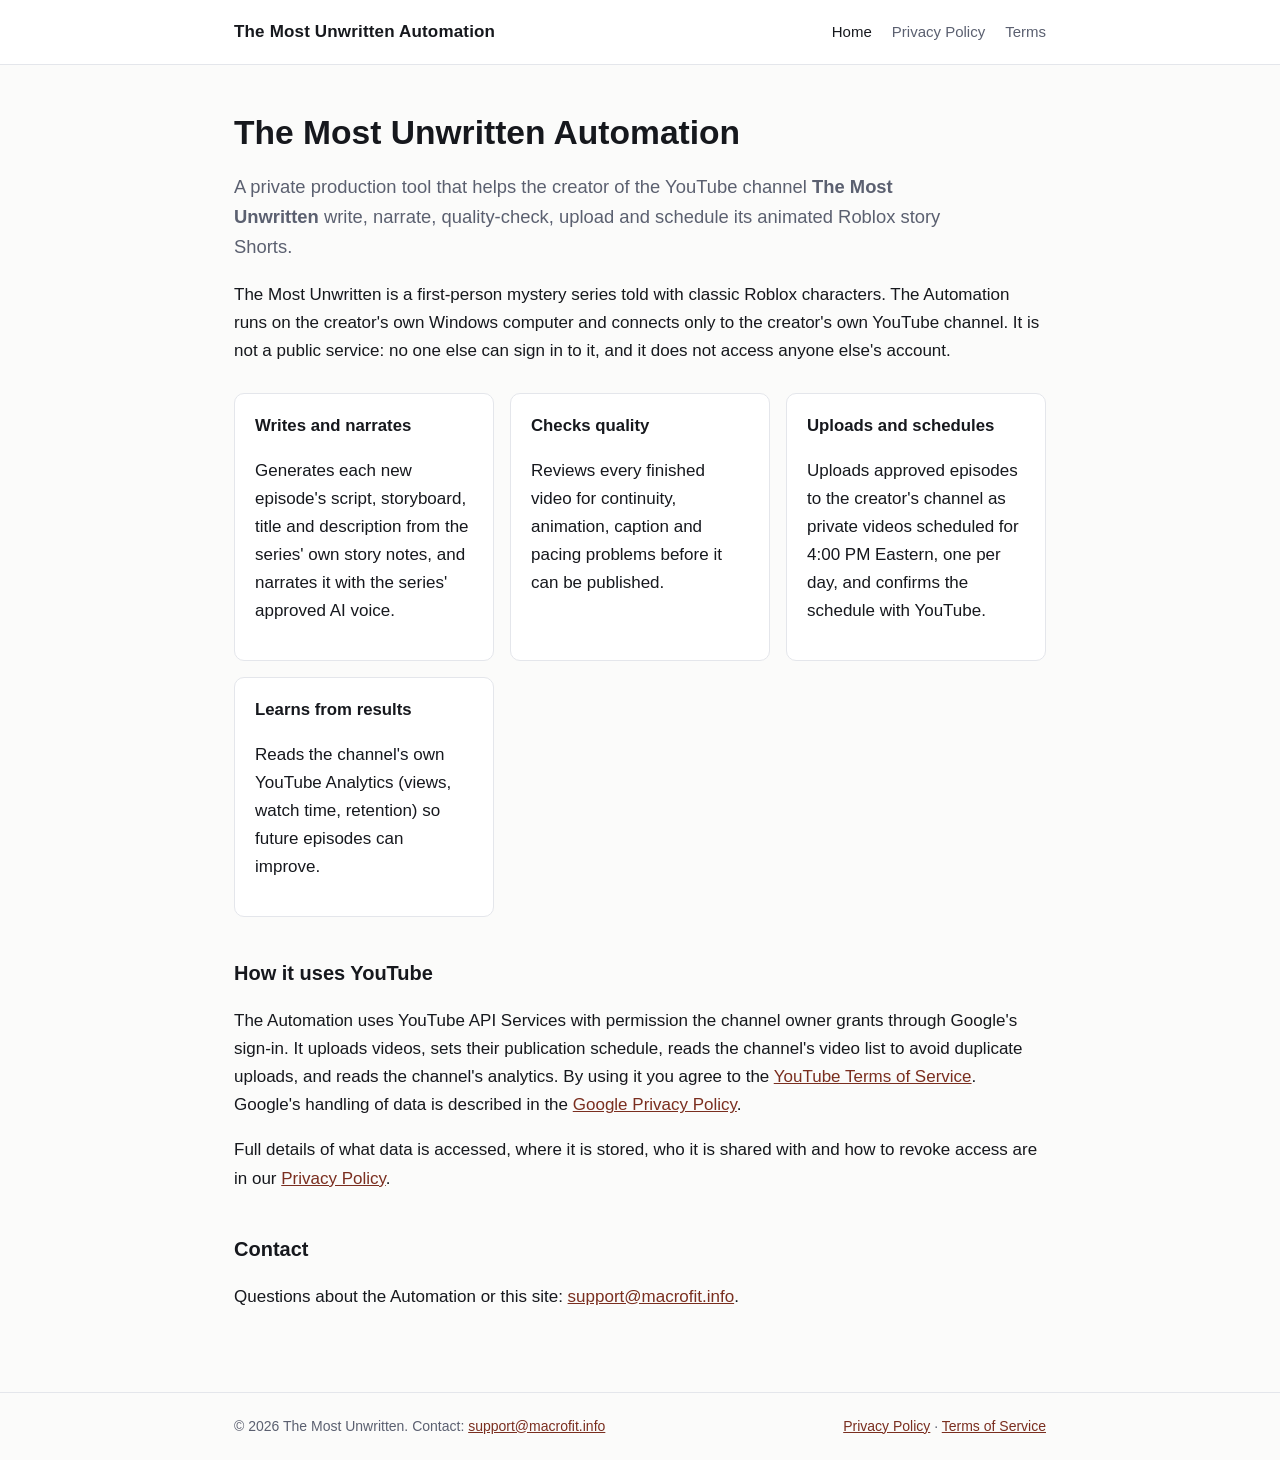
<file: index.html>
<!DOCTYPE html>
<html lang="en"><head><meta charset="utf-8"><meta name="viewport" content="width=device-width,initial-scale=1"><title>The Most Unwritten Automation</title><meta name="description" content="Private production and publishing tool for The Most Unwritten YouTube channel."><link rel="stylesheet" href="/style.css"><!--GSV--></head><body>
<header><div class="bar"><a class="brand" href="/">The Most Unwritten Automation</a><nav><a href="/" aria-current="page">Home</a><a href="/privacy.html">Privacy Policy</a><a href="/terms.html">Terms</a></nav></div></header>
<main>
<h1>The Most Unwritten Automation</h1>
<p class="lede">A private production tool that helps the creator of the YouTube channel <strong>The Most Unwritten</strong> write, narrate, quality-check, upload and schedule its animated Roblox story Shorts.</p>
<p>The Most Unwritten is a first-person mystery series told with classic Roblox characters. The Automation runs on the creator's own Windows computer and connects only to the creator's own YouTube channel. It is not a public service: no one else can sign in to it, and it does not access anyone else's account.</p>
<div class="grid">
<div class="card"><h3>Writes and narrates</h3><p>Generates each new episode's script, storyboard, title and description from the series' own story notes, and narrates it with the series' approved AI voice.</p></div>
<div class="card"><h3>Checks quality</h3><p>Reviews every finished video for continuity, animation, caption and pacing problems before it can be published.</p></div>
<div class="card"><h3>Uploads and schedules</h3><p>Uploads approved episodes to the creator's channel as private videos scheduled for 4:00 PM Eastern, one per day, and confirms the schedule with YouTube.</p></div>
<div class="card"><h3>Learns from results</h3><p>Reads the channel's own YouTube Analytics (views, watch time, retention) so future episodes can improve.</p></div>
</div>
<h2>How it uses YouTube</h2>
<p>The Automation uses YouTube API Services with permission the channel owner grants through Google's sign-in. It uploads videos, sets their publication schedule, reads the channel's video list to avoid duplicate uploads, and reads the channel's analytics. By using it you agree to the <a href="https://www.youtube.com/t/terms">YouTube Terms of Service</a>. Google's handling of data is described in the <a href="https://policies.google.com/privacy">Google Privacy Policy</a>.</p>
<p>Full details of what data is accessed, where it is stored, who it is shared with and how to revoke access are in our <a href="/privacy.html">Privacy Policy</a>.</p>
<h2>Contact</h2>
<p>Questions about the Automation or this site: <a href="mailto:support@macrofit.info">support@macrofit.info</a>.</p>

</main>
<footer><div class="bar"><span>&copy; 2026 The Most Unwritten. Contact: <a href="mailto:support@macrofit.info">support@macrofit.info</a></span><span><a href="/privacy.html">Privacy Policy</a> &middot; <a href="/terms.html">Terms of Service</a></span></div></footer>
</body></html>
</file>
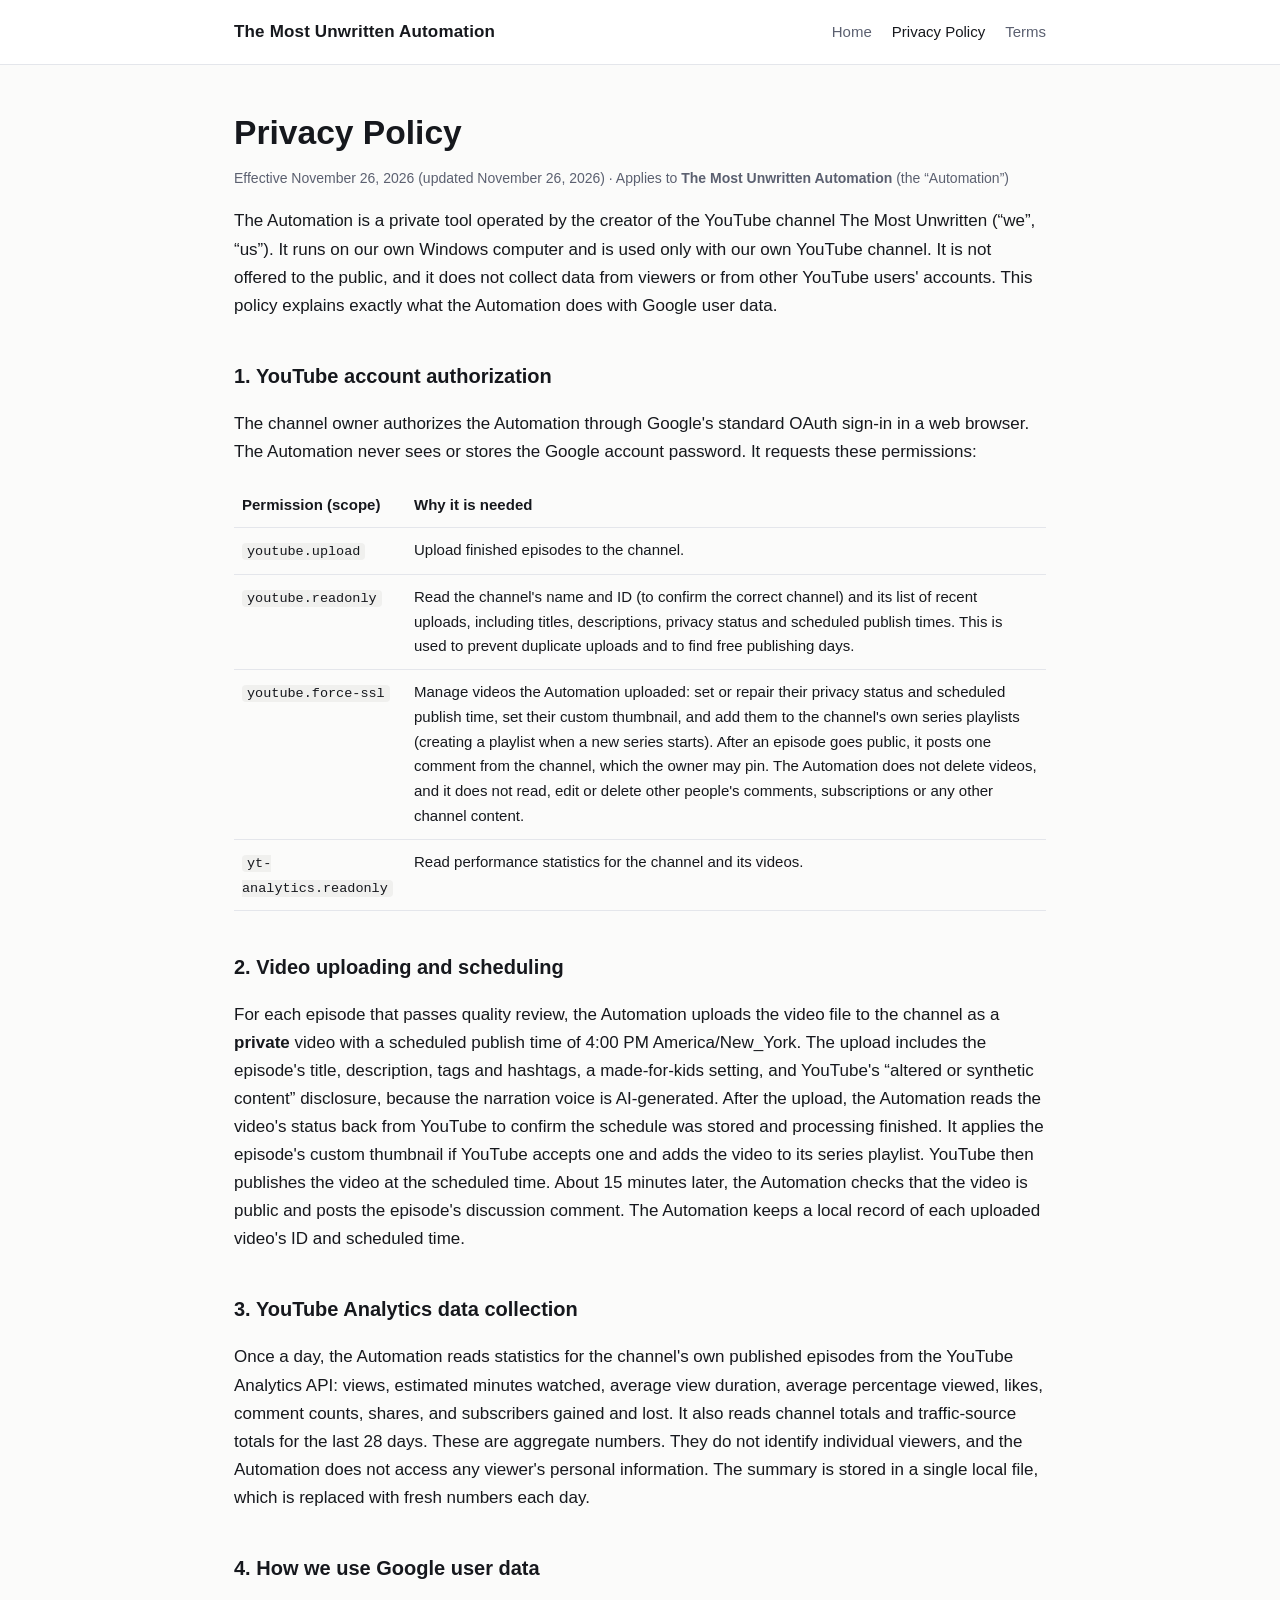
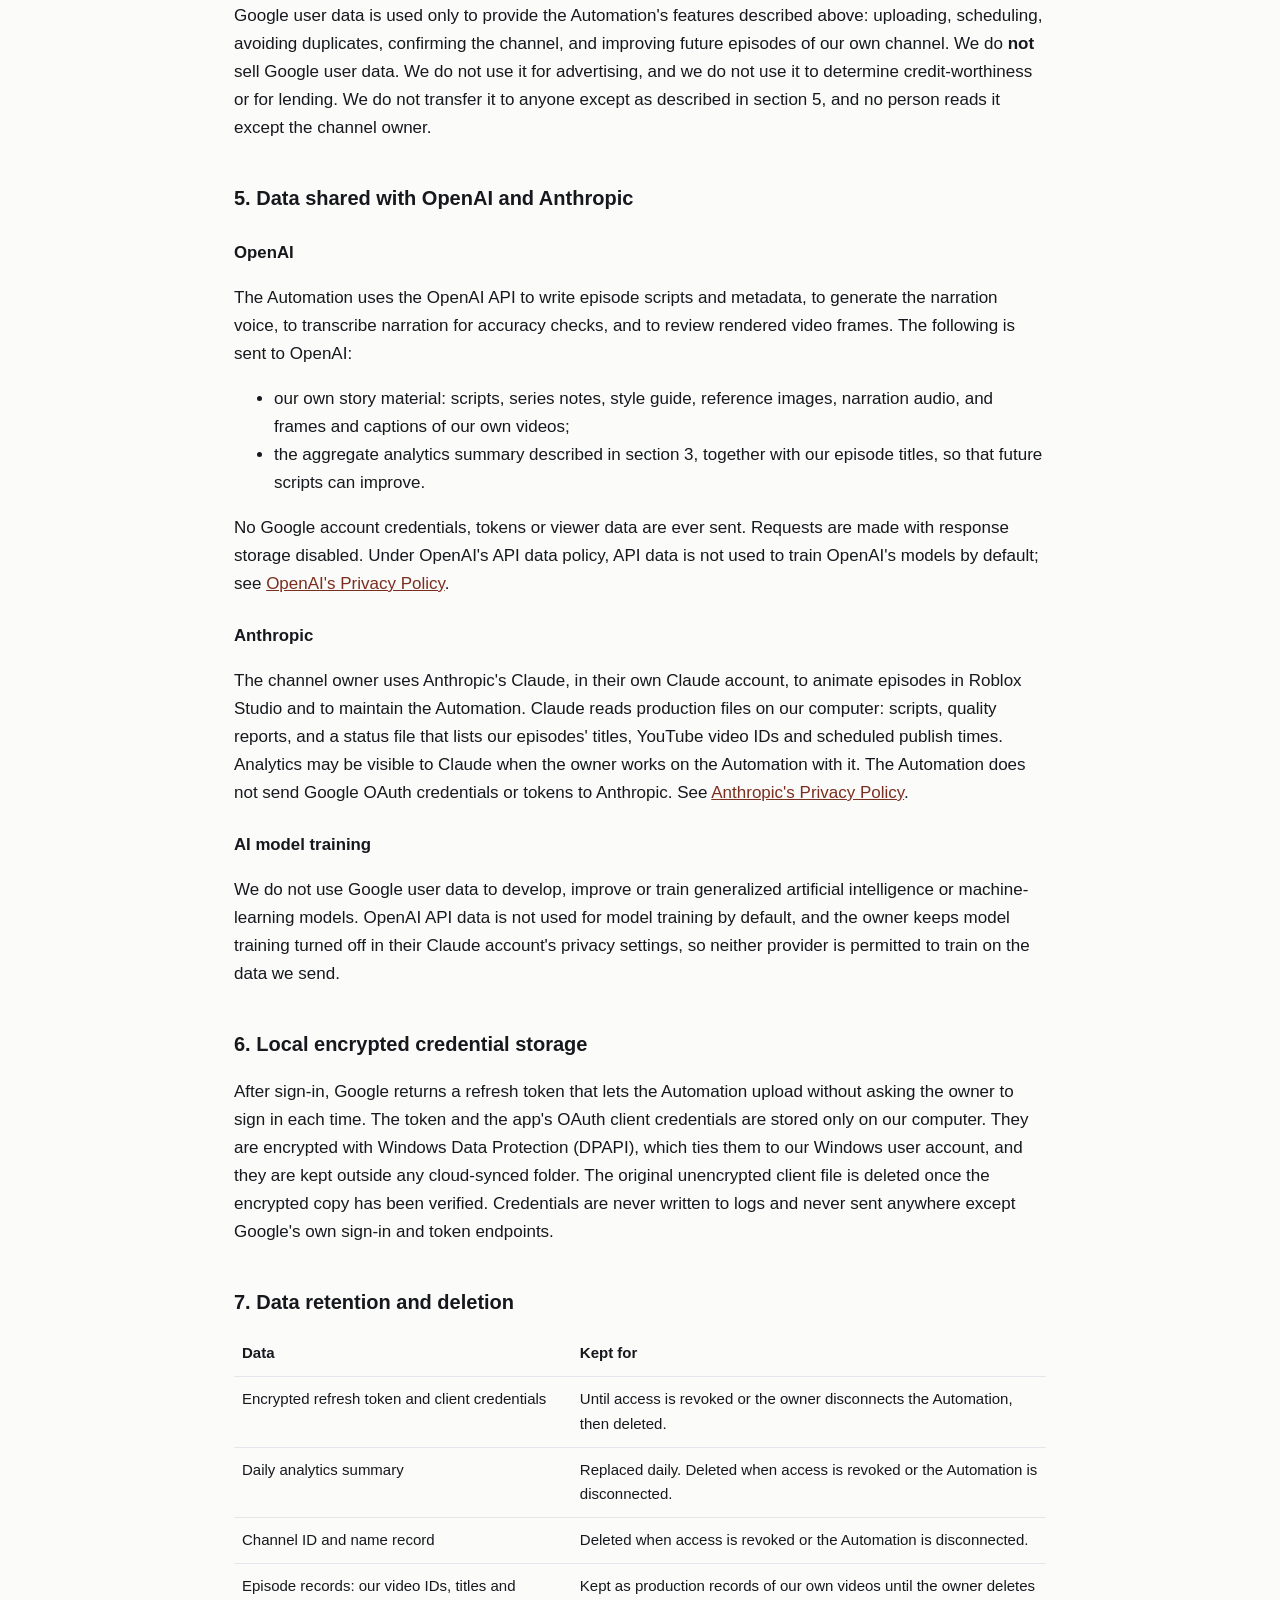
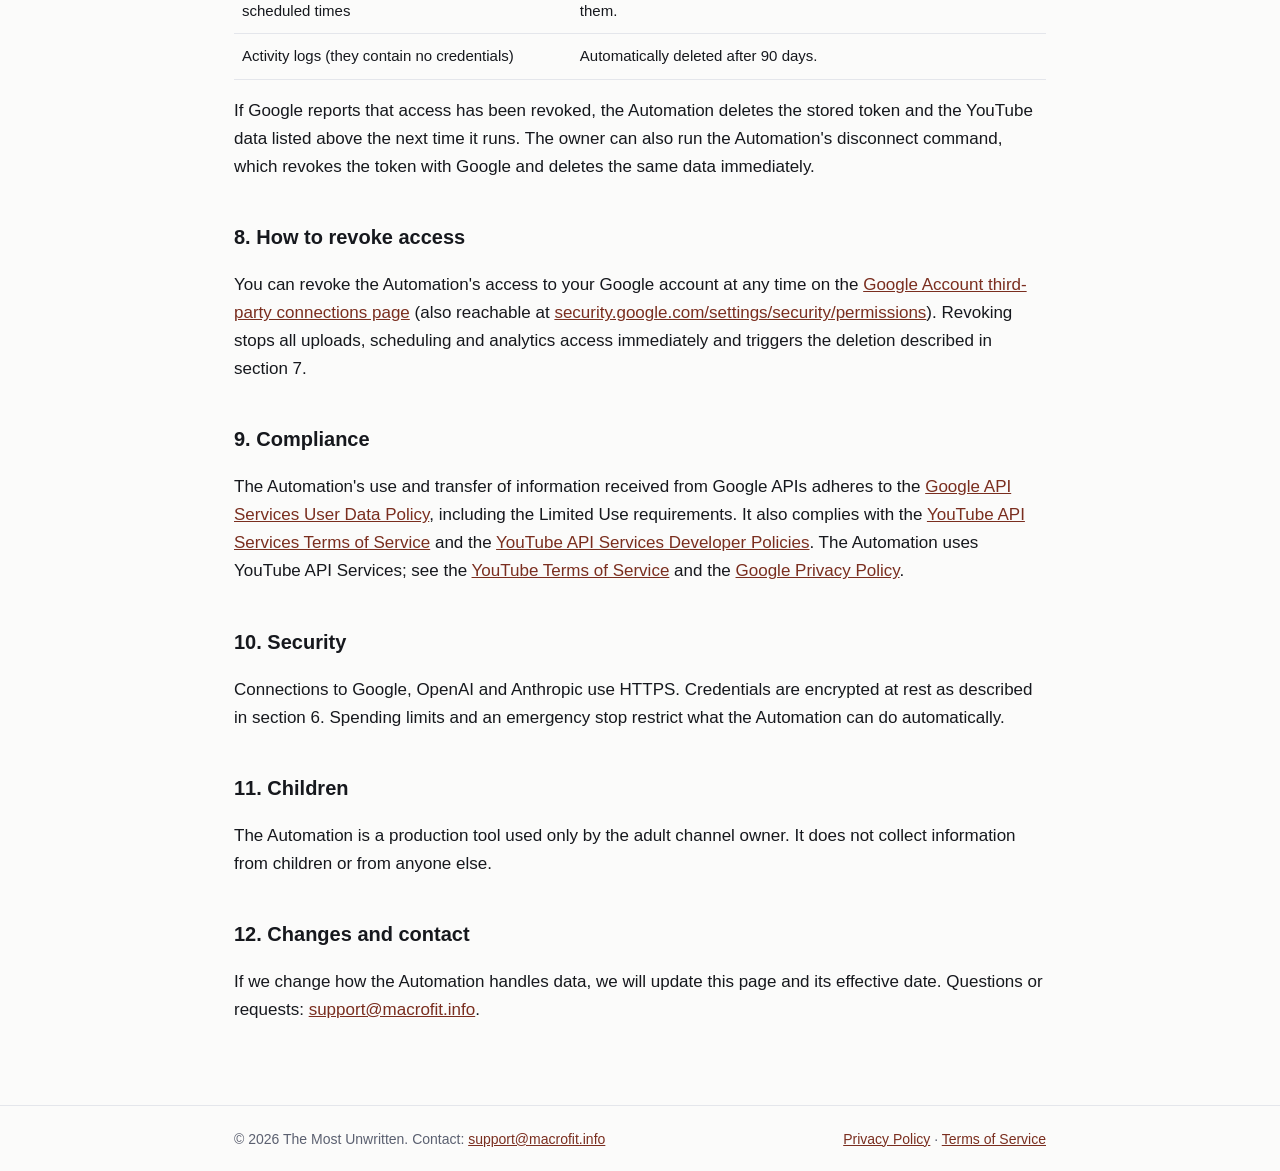
<file: privacy.html>
<!DOCTYPE html>
<html lang="en"><head><meta charset="utf-8"><meta name="viewport" content="width=device-width,initial-scale=1"><title>Privacy Policy | The Most Unwritten Automation</title><meta name="description" content="How The Most Unwritten Automation accesses, uses, stores, shares and deletes Google and YouTube user data."><link rel="stylesheet" href="/style.css"><!--GSV--></head><body>
<header><div class="bar"><a class="brand" href="/">The Most Unwritten Automation</a><nav><a href="/">Home</a><a href="/privacy.html" aria-current="page">Privacy Policy</a><a href="/terms.html">Terms</a></nav></div></header>
<main>
<h1>Privacy Policy</h1>
<p class="meta">Effective November 26, 2026 (updated November 26, 2026) &middot; Applies to <strong>The Most Unwritten Automation</strong> (the &ldquo;Automation&rdquo;)</p>
<p>The Automation is a private tool operated by the creator of the YouTube channel The Most Unwritten (&ldquo;we&rdquo;, &ldquo;us&rdquo;). It runs on our own Windows computer and is used only with our own YouTube channel. It is not offered to the public, and it does not collect data from viewers or from other YouTube users' accounts. This policy explains exactly what the Automation does with Google user data.</p>

<h2>1. YouTube account authorization</h2>
<p>The channel owner authorizes the Automation through Google's standard OAuth sign-in in a web browser. The Automation never sees or stores the Google account password. It requests these permissions:</p>
<table>
<tr><th>Permission (scope)</th><th>Why it is needed</th></tr>
<tr><td><code>youtube.upload</code></td><td>Upload finished episodes to the channel.</td></tr>
<tr><td><code>youtube.readonly</code></td><td>Read the channel's name and ID (to confirm the correct channel) and its list of recent uploads, including titles, descriptions, privacy status and scheduled publish times. This is used to prevent duplicate uploads and to find free publishing days.</td></tr>
<tr><td><code>youtube.force-ssl</code></td><td>Manage videos the Automation uploaded: set or repair their privacy status and scheduled publish time, set their custom thumbnail, and add them to the channel's own series playlists (creating a playlist when a new series starts). After an episode goes public, it posts one comment from the channel, which the owner may pin. The Automation does not delete videos, and it does not read, edit or delete other people's comments, subscriptions or any other channel content.</td></tr>
<tr><td><code>yt-analytics.readonly</code></td><td>Read performance statistics for the channel and its videos.</td></tr>
</table>

<h2>2. Video uploading and scheduling</h2>
<p>For each episode that passes quality review, the Automation uploads the video file to the channel as a <strong>private</strong> video with a scheduled publish time of 4:00 PM America/New_York. The upload includes the episode's title, description, tags and hashtags, a made-for-kids setting, and YouTube's &ldquo;altered or synthetic content&rdquo; disclosure, because the narration voice is AI-generated. After the upload, the Automation reads the video's status back from YouTube to confirm the schedule was stored and processing finished. It applies the episode's custom thumbnail if YouTube accepts one and adds the video to its series playlist. YouTube then publishes the video at the scheduled time. About 15 minutes later, the Automation checks that the video is public and posts the episode's discussion comment. The Automation keeps a local record of each uploaded video's ID and scheduled time.</p>

<h2>3. YouTube Analytics data collection</h2>
<p>Once a day, the Automation reads statistics for the channel's own published episodes from the YouTube Analytics API: views, estimated minutes watched, average view duration, average percentage viewed, likes, comment counts, shares, and subscribers gained and lost. It also reads channel totals and traffic-source totals for the last 28 days. These are aggregate numbers. They do not identify individual viewers, and the Automation does not access any viewer's personal information. The summary is stored in a single local file, which is replaced with fresh numbers each day.</p>

<h2>4. How we use Google user data</h2>
<p>Google user data is used only to provide the Automation's features described above: uploading, scheduling, avoiding duplicates, confirming the channel, and improving future episodes of our own channel. We do <strong>not</strong> sell Google user data. We do not use it for advertising, and we do not use it to determine credit-worthiness or for lending. We do not transfer it to anyone except as described in section 5, and no person reads it except the channel owner.</p>

<h2>5. Data shared with OpenAI and Anthropic</h2>
<h3>OpenAI</h3>
<p>The Automation uses the OpenAI API to write episode scripts and metadata, to generate the narration voice, to transcribe narration for accuracy checks, and to review rendered video frames. The following is sent to OpenAI:</p>
<ul>
<li>our own story material: scripts, series notes, style guide, reference images, narration audio, and frames and captions of our own videos;</li>
<li>the aggregate analytics summary described in section 3, together with our episode titles, so that future scripts can improve.</li>
</ul>
<p>No Google account credentials, tokens or viewer data are ever sent. Requests are made with response storage disabled. Under OpenAI's API data policy, API data is not used to train OpenAI's models by default; see <a href="https://openai.com/policies/privacy-policy">OpenAI's Privacy Policy</a>.</p>
<h3>Anthropic</h3>
<p>The channel owner uses Anthropic's Claude, in their own Claude account, to animate episodes in Roblox Studio and to maintain the Automation. Claude reads production files on our computer: scripts, quality reports, and a status file that lists our episodes' titles, YouTube video IDs and scheduled publish times. Analytics may be visible to Claude when the owner works on the Automation with it. The Automation does not send Google OAuth credentials or tokens to Anthropic. See <a href="https://www.anthropic.com/legal/privacy">Anthropic's Privacy Policy</a>.</p>
<h3>AI model training</h3>
<p>We do not use Google user data to develop, improve or train generalized artificial intelligence or machine-learning models. OpenAI API data is not used for model training by default, and the owner keeps model training turned off in their Claude account's privacy settings, so neither provider is permitted to train on the data we send.</p>

<h2>6. Local encrypted credential storage</h2>
<p>After sign-in, Google returns a refresh token that lets the Automation upload without asking the owner to sign in each time. The token and the app's OAuth client credentials are stored only on our computer. They are encrypted with Windows Data Protection (DPAPI), which ties them to our Windows user account, and they are kept outside any cloud-synced folder. The original unencrypted client file is deleted once the encrypted copy has been verified. Credentials are never written to logs and never sent anywhere except Google's own sign-in and token endpoints.</p>

<h2>7. Data retention and deletion</h2>
<table>
<tr><th>Data</th><th>Kept for</th></tr>
<tr><td>Encrypted refresh token and client credentials</td><td>Until access is revoked or the owner disconnects the Automation, then deleted.</td></tr>
<tr><td>Daily analytics summary</td><td>Replaced daily. Deleted when access is revoked or the Automation is disconnected.</td></tr>
<tr><td>Channel ID and name record</td><td>Deleted when access is revoked or the Automation is disconnected.</td></tr>
<tr><td>Episode records: our video IDs, titles and scheduled times</td><td>Kept as production records of our own videos until the owner deletes them.</td></tr>
<tr><td>Activity logs (they contain no credentials)</td><td>Automatically deleted after 90 days.</td></tr>
</table>
<p>If Google reports that access has been revoked, the Automation deletes the stored token and the YouTube data listed above the next time it runs. The owner can also run the Automation's disconnect command, which revokes the token with Google and deletes the same data immediately.</p>

<h2>8. How to revoke access</h2>
<p>You can revoke the Automation's access to your Google account at any time on the <a href="https://myaccount.google.com/connections">Google Account third-party connections page</a> (also reachable at <a href="https://security.google.com/settings/security/permissions">security.google.com/settings/security/permissions</a>). Revoking stops all uploads, scheduling and analytics access immediately and triggers the deletion described in section 7.</p>

<h2>9. Compliance</h2>
<p>The Automation's use and transfer of information received from Google APIs adheres to the <a href="https://developers.google.com/terms/api-services-user-data-policy">Google API Services User Data Policy</a>, including the Limited Use requirements. It also complies with the <a href="https://developers.google.com/youtube/terms/api-services-terms-of-service">YouTube API Services Terms of Service</a> and the <a href="https://developers.google.com/youtube/terms/developer-policies">YouTube API Services Developer Policies</a>. The Automation uses YouTube API Services; see the <a href="https://www.youtube.com/t/terms">YouTube Terms of Service</a> and the <a href="https://policies.google.com/privacy">Google Privacy Policy</a>.</p>

<h2>10. Security</h2>
<p>Connections to Google, OpenAI and Anthropic use HTTPS. Credentials are encrypted at rest as described in section 6. Spending limits and an emergency stop restrict what the Automation can do automatically.</p>

<h2>11. Children</h2>
<p>The Automation is a production tool used only by the adult channel owner. It does not collect information from children or from anyone else.</p>

<h2>12. Changes and contact</h2>
<p>If we change how the Automation handles data, we will update this page and its effective date. Questions or requests: <a href="mailto:support@macrofit.info">support@macrofit.info</a>.</p>

</main>
<footer><div class="bar"><span>&copy; 2026 The Most Unwritten. Contact: <a href="mailto:support@macrofit.info">support@macrofit.info</a></span><span><a href="/privacy.html">Privacy Policy</a> &middot; <a href="/terms.html">Terms of Service</a></span></div></footer>
</body></html>
</file>
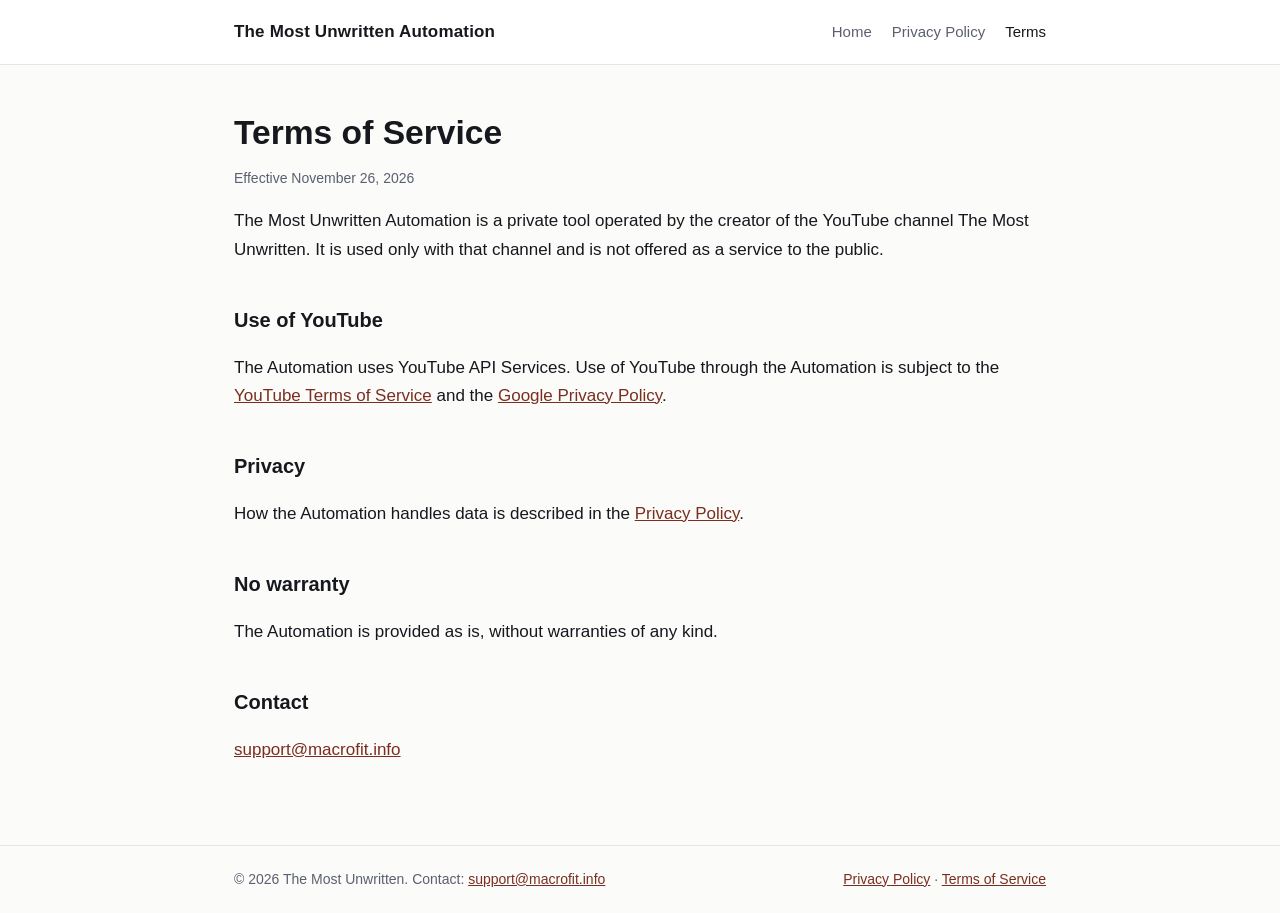
<file: terms.html>
<!DOCTYPE html>
<html lang="en"><head><meta charset="utf-8"><meta name="viewport" content="width=device-width,initial-scale=1"><title>Terms of Service | The Most Unwritten Automation</title><meta name="description" content="Terms of Service for The Most Unwritten Automation."><link rel="stylesheet" href="/style.css"><!--GSV--></head><body>
<header><div class="bar"><a class="brand" href="/">The Most Unwritten Automation</a><nav><a href="/">Home</a><a href="/privacy.html">Privacy Policy</a><a href="/terms.html" aria-current="page">Terms</a></nav></div></header>
<main>
<h1>Terms of Service</h1>
<p class="meta">Effective November 26, 2026</p>
<p>The Most Unwritten Automation is a private tool operated by the creator of the YouTube channel The Most Unwritten. It is used only with that channel and is not offered as a service to the public.</p>
<h2>Use of YouTube</h2>
<p>The Automation uses YouTube API Services. Use of YouTube through the Automation is subject to the <a href="https://www.youtube.com/t/terms">YouTube Terms of Service</a> and the <a href="https://policies.google.com/privacy">Google Privacy Policy</a>.</p>
<h2>Privacy</h2>
<p>How the Automation handles data is described in the <a href="/privacy.html">Privacy Policy</a>.</p>
<h2>No warranty</h2>
<p>The Automation is provided as is, without warranties of any kind.</p>
<h2>Contact</h2>
<p><a href="mailto:support@macrofit.info">support@macrofit.info</a></p>

</main>
<footer><div class="bar"><span>&copy; 2026 The Most Unwritten. Contact: <a href="mailto:support@macrofit.info">support@macrofit.info</a></span><span><a href="/privacy.html">Privacy Policy</a> &middot; <a href="/terms.html">Terms of Service</a></span></div></footer>
</body></html>
</file>
<file: style.css>
:root{--ink:#16181d;--muted:#5b6070;--line:#e4e6eb;--bg:#fbfbfa;--accent:#7a2e1f}
*{box-sizing:border-box}html{-webkit-text-size-adjust:100%}
body{margin:0;background:var(--bg);color:var(--ink);font:17px/1.65 -apple-system,BlinkMacSystemFont,"Segoe UI",Roboto,Helvetica,Arial,sans-serif}
a{color:var(--accent)}a:hover{text-decoration:none}
header{border-bottom:1px solid var(--line);background:#fff}
.bar{max-width:860px;margin:0 auto;padding:18px 24px;display:flex;justify-content:space-between;align-items:center;gap:16px;flex-wrap:wrap}
.brand{font-weight:700;letter-spacing:.01em;color:var(--ink);text-decoration:none}
nav a{margin-left:20px;color:var(--muted);text-decoration:none;font-size:15px}nav a:hover,nav a[aria-current]{color:var(--ink)}
main{max-width:860px;margin:0 auto;padding:48px 24px 64px}
h1{font-size:2.1rem;line-height:1.2;margin:0 0 12px}h2{font-size:1.25rem;margin:40px 0 8px}h3{font-size:1.05rem;margin:24px 0 4px}
.lede{font-size:1.15rem;color:var(--muted);max-width:40em}
.meta{color:var(--muted);font-size:14px}
.grid{display:grid;grid-template-columns:repeat(auto-fit,minmax(230px,1fr));gap:16px;margin:28px 0}
.card{background:#fff;border:1px solid var(--line);border-radius:10px;padding:18px 20px}.card h3{margin-top:0}
table{border-collapse:collapse;width:100%;font-size:15px;margin:12px 0}th,td{text-align:left;vertical-align:top;border-bottom:1px solid var(--line);padding:10px 8px}th{font-weight:600}
code{font-size:.9em;background:#f0f0ee;padding:1px 5px;border-radius:4px}
footer{border-top:1px solid var(--line);color:var(--muted);font-size:14px}footer .bar{padding:22px 24px}
</file>
